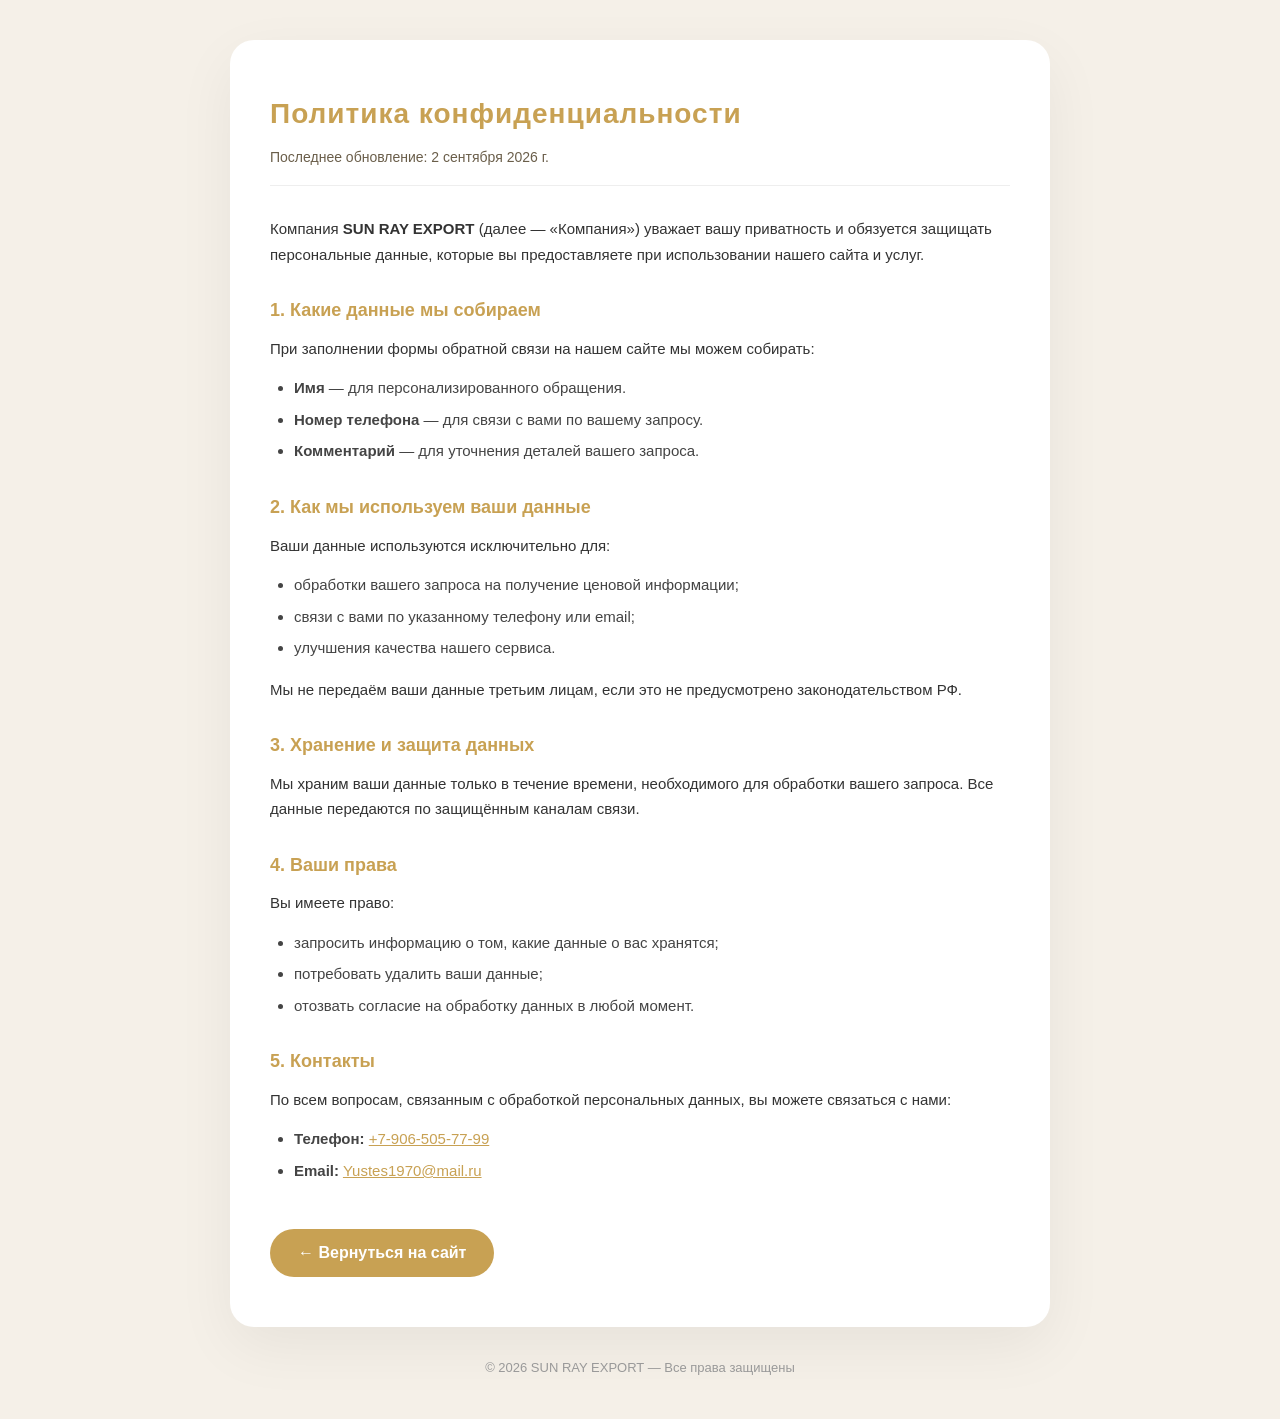
<file: privacy.html>
<!DOCTYPE html>
<html lang="ru">
<head>
    <meta charset="UTF-8" />
    <meta name="viewport" content="width=device-width, initial-scale=1.0" />
    <title>Политика конфиденциальности — SUN RAY EXPORT</title>
    <link rel="icon" href="loga2.png" type="image/png" />
    <style>
        * {
            margin: 0;
            padding: 0;
            box-sizing: border-box;
        }
        body {
            font-family: 'Segoe UI', Arial, Helvetica, sans-serif;
            background: #f5f0e8;
            color: #1e1e1e;
            line-height: 1.7;
            padding: 40px 20px;
        }
        .container {
            max-width: 820px;
            margin: 0 auto;
            background: #fff;
            padding: 50px 40px;
            border-radius: 24px;
            box-shadow: 0 20px 60px rgba(0, 0, 0, 0.06);
        }
        h1 {
            font-size: 28px;
            color: #c8a153;
            margin-bottom: 8px;
            letter-spacing: 1px;
        }
        .sub {
            color: #6a5e4a;
            font-size: 14px;
            margin-bottom: 30px;
            border-bottom: 1px solid #eee;
            padding-bottom: 16px;
        }
        h2 {
            font-size: 18px;
            color: #c8a153;
            margin-top: 28px;
            margin-bottom: 10px;
        }
        p {
            color: #333;
            font-size: 15px;
            margin-bottom: 14px;
        }
        ul {
            padding-left: 24px;
            margin-bottom: 16px;
        }
        ul li {
            color: #444;
            font-size: 15px;
            margin-bottom: 6px;
        }
        .back-link {
            display: inline-block;
            margin-top: 30px;
            padding: 10px 28px;
            background: #c8a153;
            color: #fff;
            text-decoration: none;
            border-radius: 50px;
            font-weight: 600;
            transition: background 0.3s, transform 0.3s;
        }
        .back-link:hover {
            background: #b0893f;
            transform: translateY(-2px);
        }
        footer {
            text-align: center;
            margin-top: 30px;
            color: #999;
            font-size: 13px;
        }
        @media (max-width: 600px) {
            .container {
                padding: 30px 20px;
            }
            h1 {
                font-size: 22px;
            }
        }
    </style>
</head>
<body>
    <div class="container">
        <h1>Политика конфиденциальности</h1>
        <p class="sub">Последнее обновление: 2 сентября 2026 г.</p>

        <p>Компания <strong>SUN RAY EXPORT</strong> (далее — «Компания») уважает вашу приватность и обязуется защищать персональные данные, которые вы предоставляете при использовании нашего сайта и услуг.</p>

        <h2>1. Какие данные мы собираем</h2>
        <p>При заполнении формы обратной связи на нашем сайте мы можем собирать:</p>
        <ul>
            <li><strong>Имя</strong> — для персонализированного обращения.</li>
            <li><strong>Номер телефона</strong> — для связи с вами по вашему запросу.</li>
            <li><strong>Комментарий</strong> — для уточнения деталей вашего запроса.</li>
        </ul>

        <h2>2. Как мы используем ваши данные</h2>
        <p>Ваши данные используются исключительно для:</p>
        <ul>
            <li>обработки вашего запроса на получение ценовой информации;</li>
            <li>связи с вами по указанному телефону или email;</li>
            <li>улучшения качества нашего сервиса.</li>
        </ul>
        <p>Мы не передаём ваши данные третьим лицам, если это не предусмотрено законодательством РФ.</p>

        <h2>3. Хранение и защита данных</h2>
        <p>Мы храним ваши данные только в течение времени, необходимого для обработки вашего запроса. Все данные передаются по защищённым каналам связи.</p>

        <h2>4. Ваши права</h2>
        <p>Вы имеете право:</p>
        <ul>
            <li>запросить информацию о том, какие данные о вас хранятся;</li>
            <li>потребовать удалить ваши данные;</li>
            <li>отозвать согласие на обработку данных в любой момент.</li>
        </ul>

        <h2>5. Контакты</h2>
        <p>По всем вопросам, связанным с обработкой персональных данных, вы можете связаться с нами:</p>
        <ul>
            <li><strong>Телефон:</strong> <a href="tel:+79065057799" style="color:#c8a153;">+7-906-505-77-99</a></li>
            <li><strong>Email:</strong> <a href="mailto:Yustes1970@mail.ru" style="color:#c8a153;">Yustes1970@mail.ru</a></li>
        </ul>

        <a href="index.html" class="back-link">← Вернуться на сайт</a>
    </div>
    <footer>
        &copy; 2026 SUN RAY EXPORT — Все права защищены
    </footer>
</body>
</html>
</file>
